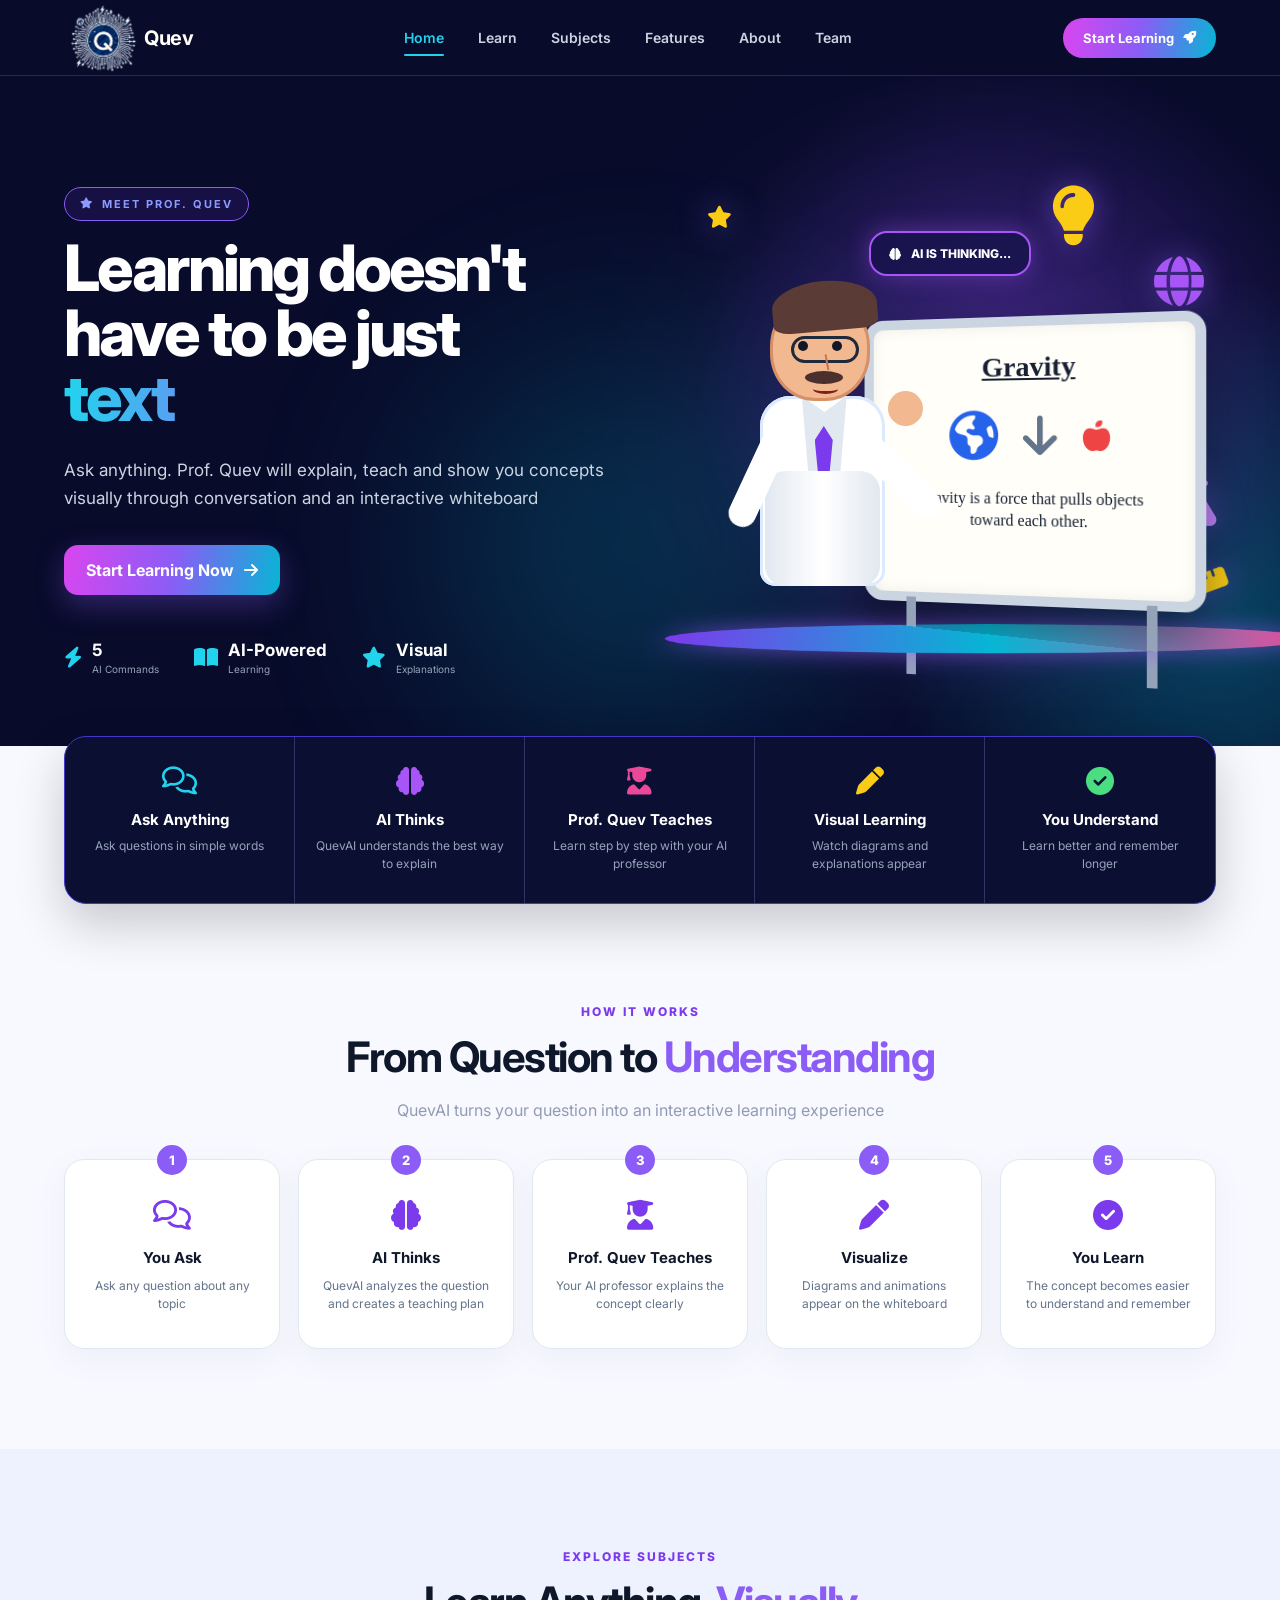
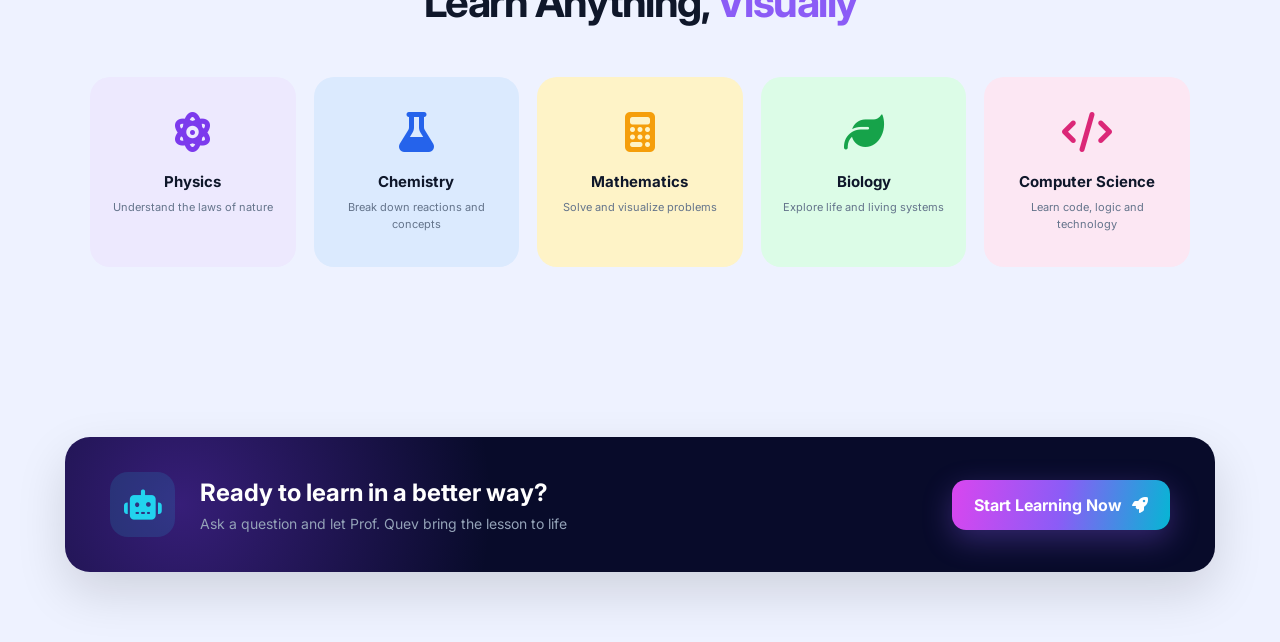
<file: index.html>
<!DOCTYPE html>
<html lang="en">

<head>
    <meta charset="UTF-8">
    <meta name="viewport" content="width=device-width, initial-scale=1.0">
    <title>Document</title>
    <link rel="stylesheet" href="/statics/style.css">
    <link rel="stylesheet" href="https://cdnjs.cloudflare.com/ajax/libs/font-awesome/6.5.2/css/all.min.css">
    <link rel="preconnect" href="https://fonts.googleapis.com">
    <link rel="preconnect" href="https://fonts.gstatic.com" crossorigin>
    <link rel="stylesheet" href="https://fonts.googleapis.com/css2?family=Inter:wght@400;500;600;700;800&display=swap">
    <link rel="stylesheet" href="https://cdnjs.cloudflare.com/ajax/libs/font-awesome/6.5.2/css/all.min.css">
</head>

<body>
    <header class="navbar">
        <div class="logo">
            <div class="logo-icon">
            <img src="/statics/img/logoo.png" alt="logo">
            </div>

            <div class="logo-text">
                <span>Quev</span>
            </div>
        </div>

        <nav class="nav-links">
            <a href="/" class="active">Home</a>
            <a href="#learn">Learn</a>
            <a href="#subjects">Subjects</a>
            <a href="#features">Features</a>
            <a href="about.html">About</a>
            <a href="team.html">Team</a>
        </nav>

        <a href="/Quev-tutor/" class="nav-button">
            Start Learning
            <i class="fa-solid fa-rocket"></i>
        </a>
    </header>

    <main>
        <section class="hero">
            <div class="glow glow-purple"></div>
            <div class="glow glow-cyan"></div>

            <div class="hero-content">
                <div class="eyebrow">
                    <i class="fa-solid fa-star"></i>
                    Meet Prof. Quev
                </div>

                <h1>
                    Learning doesn't
                    have to be just
                    <span>text</span>
                </h1>

                <p class="hero-description">
                    Ask anything. Prof. Quev will explain,
                    teach and show you concepts visually
                    through conversation and an interactive
                    whiteboard
                </p>


                <div class="hero-buttons">
                    <a href="/Quev-tutor/" class="primary-button">
                        Start Learning Now
                        <i class="fa-solid fa-arrow-right"></i>
                    </a>

                </div>


                <div class="hero-stats">

                    <div class="stat">
                        <i class="fa-solid fa-bolt"></i>
                        <div>
                            <strong>5</strong>
                            <small>AI Commands</small>
                        </div>
                    </div>


                    <div class="stat">
                        <i class="fa-solid fa-book-open"></i>
                        <div>
                            <strong>AI-Powered</strong>
                            <small>Learning</small>
                        </div>
                    </div>

                    <div class="stat">
                        <i class="fa-solid fa-star"></i>
                        <div>
                            <strong>Visual</strong>
                            <small>Explanations</small>
                        </div>
                    </div>

                </div>

            </div>


            <div class="hero-scene" id="heroScene">

                <div class="floating-object object-star">
                    <i class="fa-solid fa-star"></i>
                </div>

                <div class="floating-object object-light">
                    <i class="fa-solid fa-lightbulb"></i>
                </div>

                <div class="floating-object object-planet">
                    <i class="fa-solid fa-globe"></i>
                </div>

                <div class="floating-object object-flask">
                    <i class="fa-solid fa-flask"></i>
                </div>

                <div class="floating-object object-ruler">
                    <i class="fa-solid fa-ruler"></i>
                </div>


                <div class="thinking-bubble">

                    <i class="fa-solid fa-brain"></i>

                    <span id="thinkingText">
                        AI IS THINKING...
                    </span>

                </div>


                <div class="professor">
                    <div class="prof-head">
                        <div class="hair"></div>
                        <div class="face">
                            <div class="eye left-eye"></div>
                            <div class="eye right-eye"></div>
                            <div class="glasses"></div>
                            <div class="nose"></div>
                            <div class="mustache"></div>
                            <div class="smile"></div>
                        </div>
                    </div>


                    <div class="prof-body">
                        <div class="shirt"></div>
                        <div class="tie"></div>
                        <div class="coat"></div>
                    </div>


                    <div class="prof-arm arm-left"></div>
                    <div class="prof-arm arm-right"></div>
                    <div class="prof-hand"></div>

                </div>


                <div class="whiteboard">
                    <div class="board-top"></div>
                    <h2>Gravity</h2>
                    <div class="gravity-demo">
                        <div class="earth">
                            <i class="fa-solid fa-earth-americas"></i>
                        </div>
                        <div class="arrow-down">
                           <i class="fa-solid fa-arrow-down"></i>
                        </div>

                        <div class="apple">
                            <i class="fa-solid fa-apple-whole"></i>
                        </div>
                    </div>

                    <p>
                        Gravity is a force that
                        pulls objects toward
                        each other.
                    </p>

                    <div class="board-leg left-leg"></div>
                    <div class="board-leg right-leg"></div>

                </div>


                <div class="platform"></div>

            </div>
        </section>


        <section class="features-strip" id="features">
            <div class="feature">
                <i class="fa-regular fa-comments"></i>
                <h3>Ask Anything</h3>

                <p>Ask questions in simple words</p>

            </div>


            <div class="feature">
                <i class="fa-solid fa-brain"></i>
                <h3>AI Thinks</h3>

                <p>
                    QuevAI understands the best way
                    to explain
                </p>
            </div>


            <div class="feature">
                <i class="fa-solid fa-user-graduate"></i>
                <h3>Prof. Quev Teaches</h3>
                <p>
                    Learn step by step with your AI professor
                </p>
            </div>


            <div class="feature">
                <i class="fa-solid fa-pen"></i>
                <h3>Visual Learning</h3>

                <p>
                    Watch diagrams and explanations appear
                </p>
            </div>


            <div class="feature">
                <i class="fa-solid fa-circle-check"></i>
                <h3>You Understand</h3>

                <p>
                    Learn better and remember longer
                </p>

            </div>
        </section>


        <section class="how-section" id="learn">
            <div class="section-label">
                HOW IT WORKS
            </div>

            <h2>
                From Question to
                <span>Understanding</span>
            </h2>

            <p class="section-description">
                QuevAI turns your question into an interactive
                learning experience
            </p>


            <div class="steps">
                <div class="step">
                    <div class="step-number">1</div>
                    <i class="fa-regular fa-comments"></i>
                    <h3>You Ask</h3>

                    <p>
                        Ask any question about any topic
                    </p>

                </div>

                <div class="step">
                    <div class="step-number">2</div>
                    <i class="fa-solid fa-brain"></i>

                    <h3>AI Thinks</h3>

                    <p>
                        QuevAI analyzes the question
                        and creates a teaching plan
                    </p>

                </div>

                <div class="step">
                    <div class="step-number">3</div>
                    <i class="fa-solid fa-user-graduate"></i>

                    <h3>Prof. Quev Teaches</h3>

                    <p>
                        Your AI professor explains
                        the concept clearly
                    </p>

                </div>


                <div class="step">
                    <div class="step-number">4</div>
                    <i class="fa-solid fa-pen"></i>

                    <h3>Visualize</h3>
                    <p>
                        Diagrams and animations appear
                        on the whiteboard
                    </p>
                </div>


                <div class="step">
                    <div class="step-number">5</div>
                    <i class="fa-solid fa-circle-check"></i>

                    <h3>You Learn</h3>

                    <p>
                        The concept becomes easier
                        to understand and remember
                    </p>

                </div>
            </div>
        </section>


        <section class="subjects-section" id="subjects">

            <div class="section-label">
                EXPLORE SUBJECTS
            </div>

            <h2>
                Learn Anything,
                <span>Visually</span>
            </h2>


            <div class="subject-grid">

                <div class="subject-card physics">
                    <i class="fa-solid fa-atom"></i>
                    <h3>Physics</h3>
                    <p>Understand the laws of nature</p>
                </div>

                <div class="subject-card chemistry">
                    <i class="fa-solid fa-flask"></i>
                    <h3>Chemistry</h3>
                    <p>Break down reactions and concepts</p>
                </div>

                <div class="subject-card mathematics">
                    <i class="fa-solid fa-calculator"></i>
                    <h3>Mathematics</h3>
                    <p>Solve and visualize problems</p>
                </div>

                <div class="subject-card biology">
                    <i class="fa-solid fa-leaf"></i>
                    <h3>Biology</h3>
                    <p>Explore life and living systems</p>
                </div>

                <div class="subject-card coding">
                    <i class="fa-solid fa-code"></i>
                    <h3>Computer Science</h3>
                    <p>Learn code, logic and technology</p>
                </div>

            </div>
        </section>


        <section class="cta-section">
            <div class="cta-content">

                <div class="cta-icon">
                    <i class="fa-solid fa-robot"></i>
                </div>

                <div>
                    <h2>
                        Ready to learn in a better way?
                    </h2>

                    <p>
                        Ask a question and let Prof. Quev
                        bring the lesson to life
                    </p>
                </div>

                <a href="/Quev-tutor/" class="primary-button">
                    Start Learning Now
                    <i class="fa-solid fa-rocket"></i>
                </a>

            </div>
        </section>
    </main>




    <script src="/statics/main.js"></script>
</body>

</html>
</file>
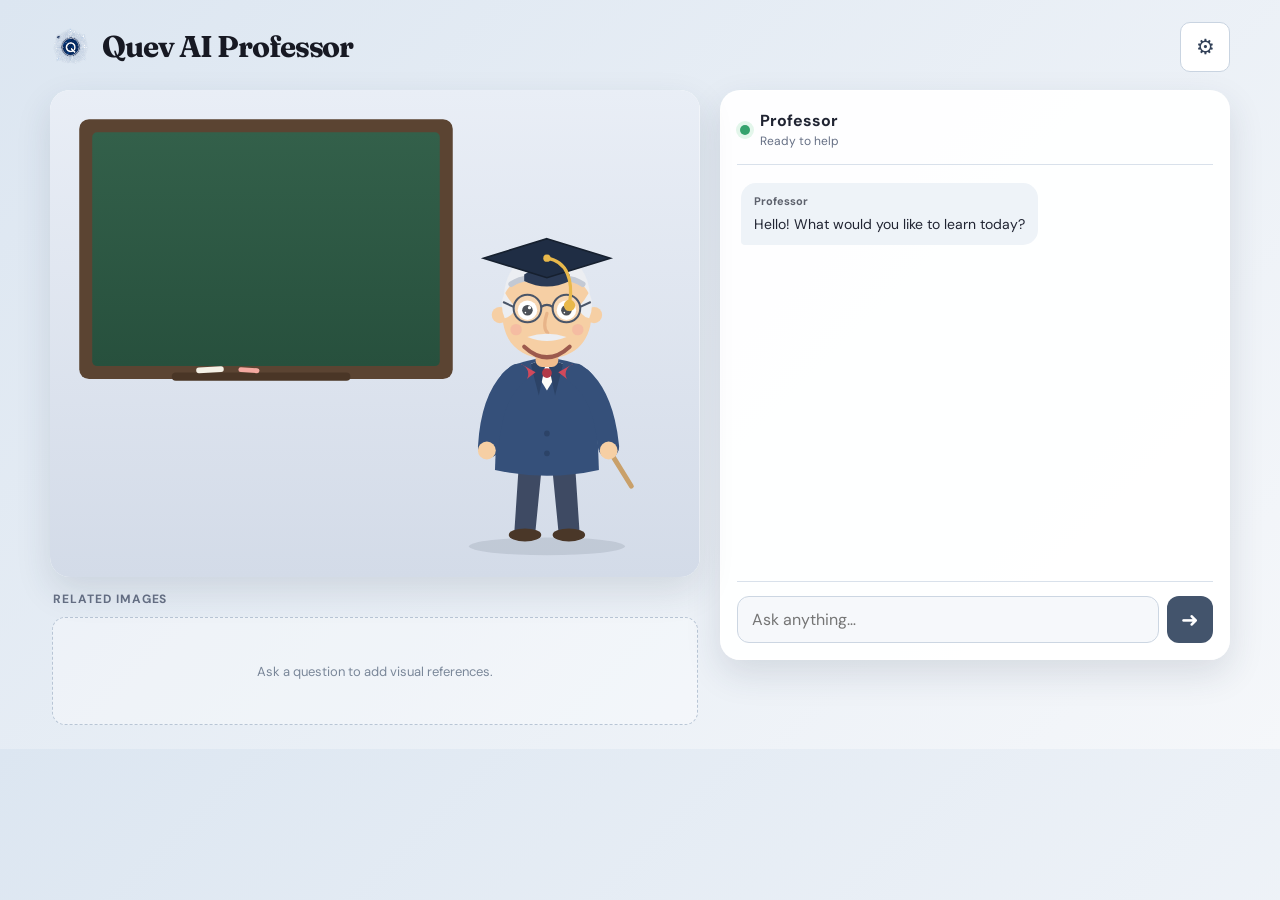
<file: Quev-tutor/index.html>
<!doctype html>
<html lang="en">
<head>
  <meta charset="utf-8">
  <meta name="viewport" content="width=device-width, initial-scale=1">
  <title>Quev AI Professor</title>
  <link rel="preconnect" href="https://fonts.googleapis.com">
  <link rel="preconnect" href="https://fonts.gstatic.com" crossorigin>
  <link href="https://fonts.googleapis.com/css2?family=DM+Sans:wght@400;500;600;700&family=Fraunces:opsz,wght@9..144,700&display=swap" rel="stylesheet">
  <link rel="stylesheet" href="styles.css">
</head>
<body>
  <main class="app-shell">
    <header class="topbar">
      <a class="brand" href="/Quev-tutor/"><img class="brand-logo" src="/statics/img/logoo.png" alt="">Quev AI Professor</a>
      <div class="top-actions">
        <button id="settings-toggle" class="icon-button" type="button" aria-expanded="false" aria-controls="settings" title="AI settings">⚙</button>
      </div>
    </header>

    <section id="settings" class="settings" hidden>
      <label>Provider <select id="provider"><option value="openrouter">OpenRouter</option><option value="featherless">Featherless</option></select></label>
      <label>API key <input id="api-key" type="password" autocomplete="off" placeholder="Optional — demo mode works without one"></label>
      <label>Model <select id="model"><option value="">Automatic</option></select></label>
      <button id="refresh-models" type="button">Refresh models</button>
    </section>

    <section class="workspace" aria-label="AI professor workspace">
      <section class="lesson-side" aria-label="Professor and board">
        <div class="lesson-stage" id="stage-holder" aria-live="polite">
          <div class="stage-loading">Preparing the classroom…</div>
        </div>
        <section class="related-wrap" aria-labelledby="related-title">
          <p id="related-title">Related images</p>
          <div id="related-images" class="related-images"><span class="image-placeholder">Ask a question to add visual references.</span></div>
        </section>
      </section>

      <section class="chat-panel" aria-label="Conversation">
        <div class="chat-head"><span class="status-dot"></span><div><strong>Professor</strong><small id="status">Ready to help</small></div></div>
        <div id="chat-log" class="chat-log" aria-live="polite">
          <article class="message professor"><span>Professor</span><p>Hello! What would you like to learn today?</p></article>
        </div>
        <form id="ask-form" class="ask-form">
          <input id="ask-input" type="text" maxlength="500" placeholder="Ask anything…" aria-label="Ask the professor">
          <button type="submit" aria-label="Send message">➜</button>
        </form>
      </section>
    </section>
  </main>

  <script src="engine.js"></script>
  <script src="ai-director.js"></script>
  <script src="app.js"></script>
</body>
</html>
</file>
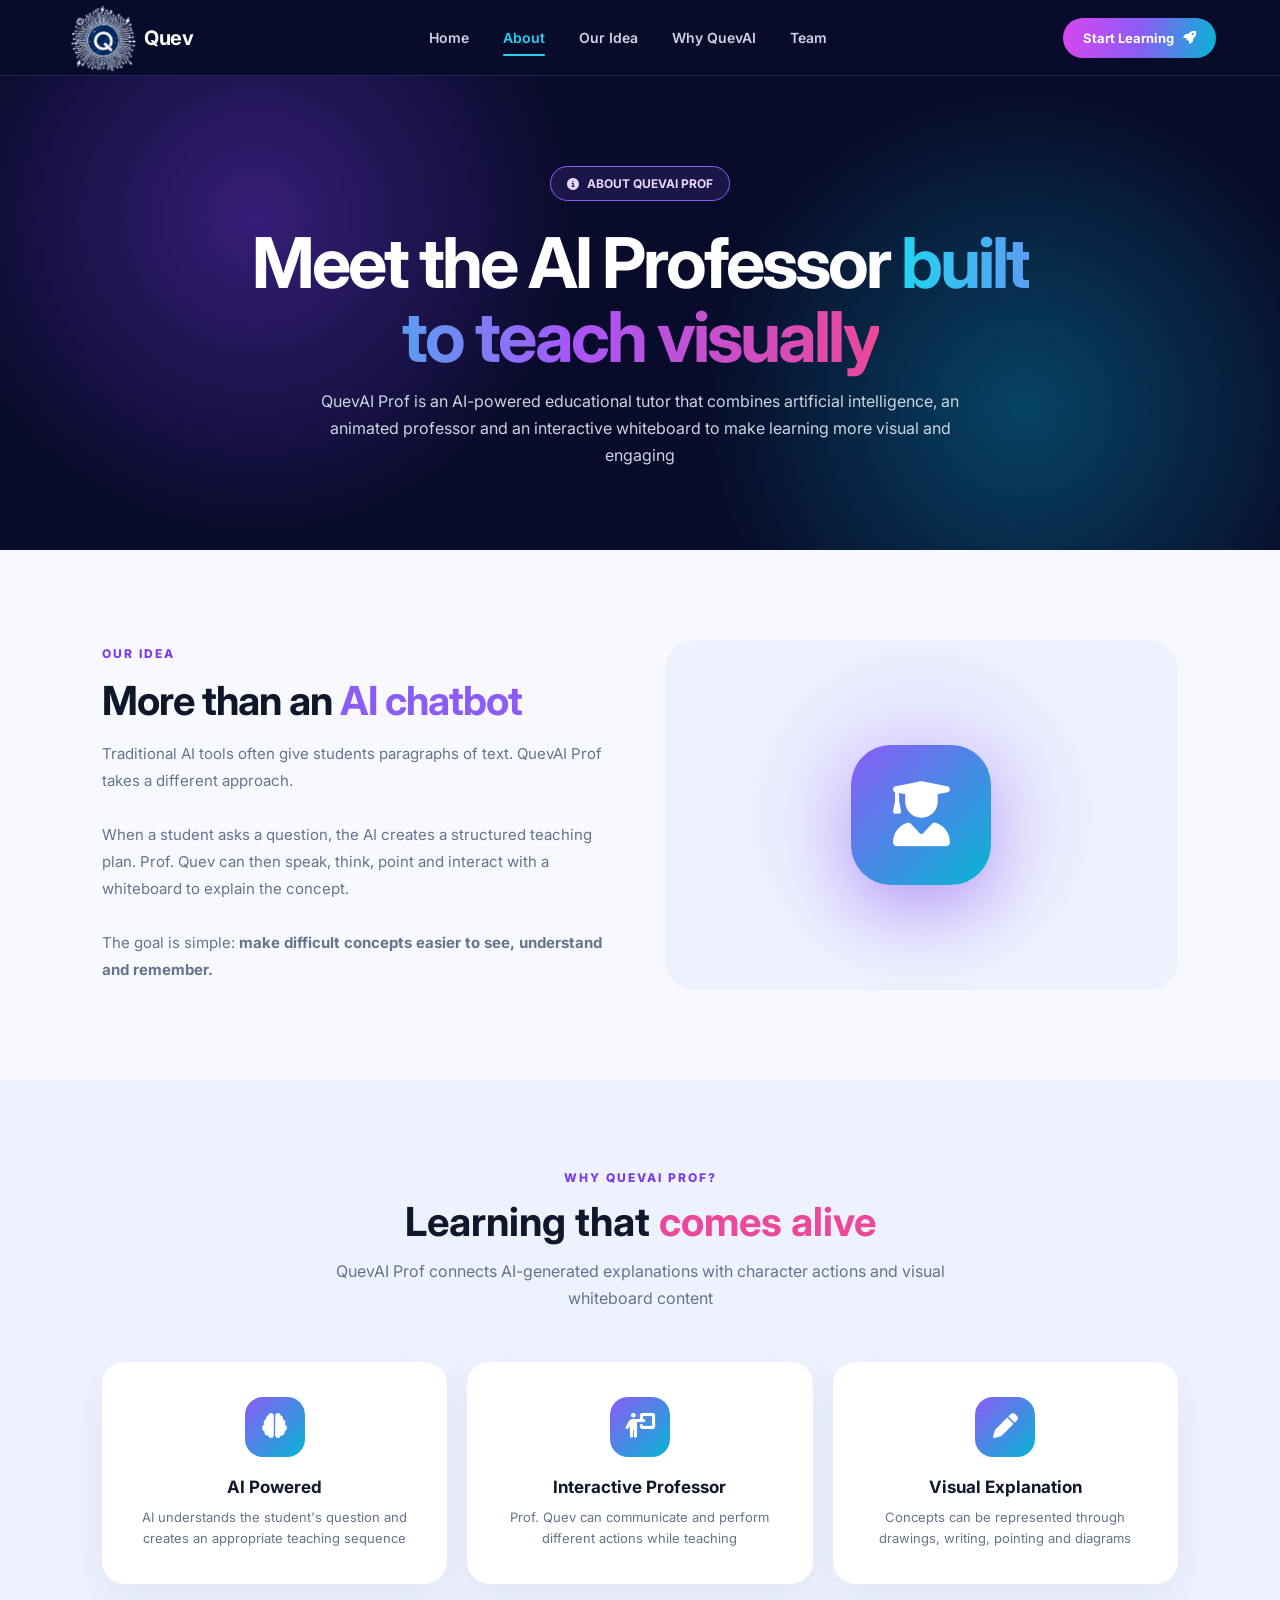
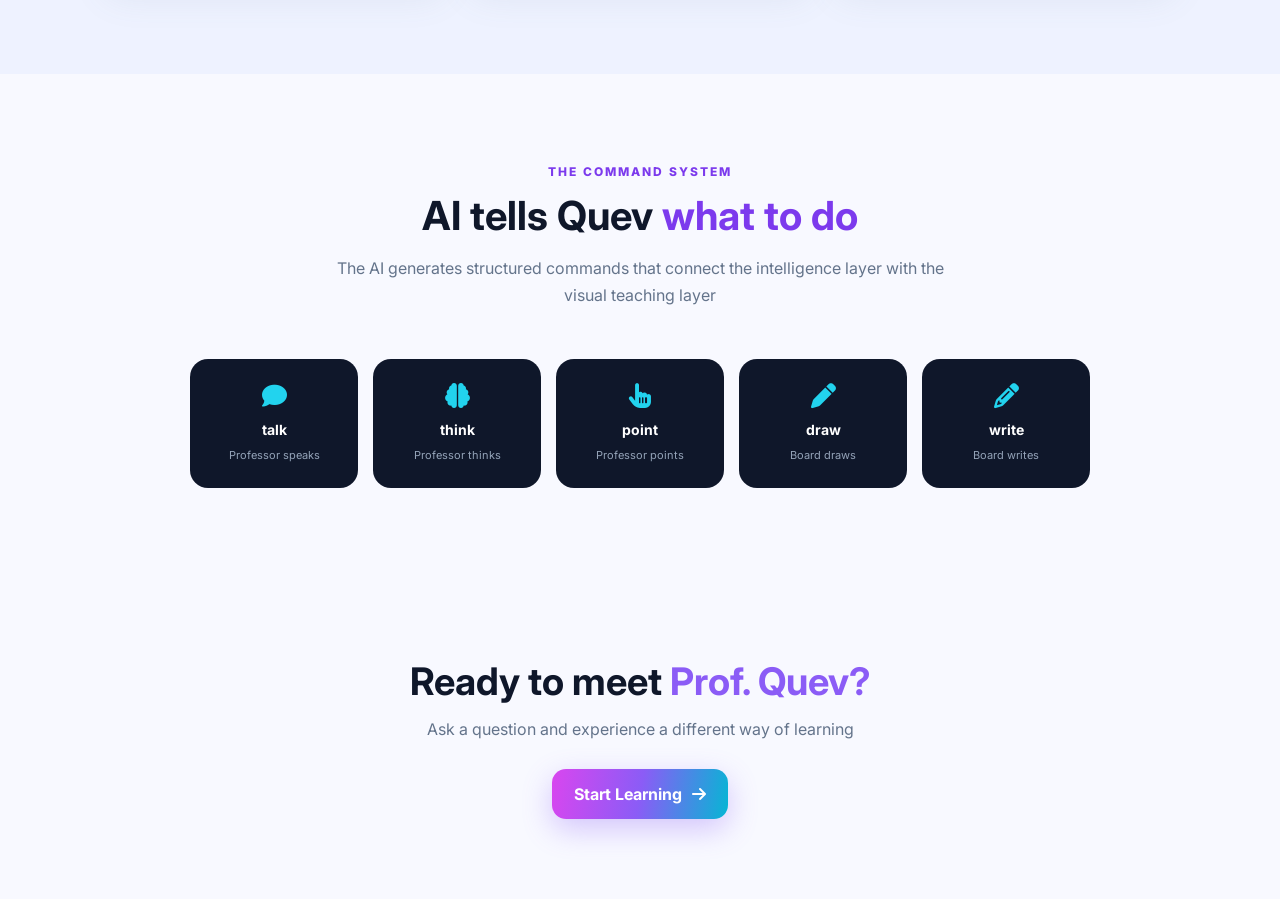
<file: about.html>
<!DOCTYPE html>
<html lang="en">

<head>
    <meta charset="UTF-8">
    <meta name="viewport" content="width=device-width, initial-scale=1.0">
    <title>QuevAI-Prof</title>
    <link rel="preconnect" href="https://fonts.googleapis.com">
    <link rel="preconnect" href="https://fonts.gstatic.com" crossorigin>
    <link rel="stylesheet" href="https://fonts.googleapis.com/css2?family=Inter:wght@400;500;600;700;800&display=swap">
    <link rel="stylesheet" href="https://cdnjs.cloudflare.com/ajax/libs/font-awesome/6.5.2/css/all.min.css">
    <link rel="stylesheet" href="/statics/style.css">

</head>

<body>

    <header class="navbar">
        <div class="logo">
            <div class="logo-icon">
                <img src="/statics/img/logoo.png" alt="logo">
            </div>

            <div class="logo-text">
                <span>Quev</span>
            </div>
        </div>

        <nav class="nav-links">
            <a href="index.html">Home</a>
            <a href="about.html" class="active">About</a>
            <a href="#mission">Our Idea</a>
            <a href="#difference">Why QuevAI</a>
            <a href="team.html">Team</a>
        </nav>

        <a href="/Quev-tutor/" class="nav-button">
            Start Learning
            <i class="fa-solid fa-rocket"></i>
        </a>

    </header>

    <main class="about-page">
        <section class="about-hero">
            <div class="about-badge">
                <i class="fa-solid fa-circle-info"></i>
                ABOUT QUEVAI PROF
            </div>

            <h1>
                Meet the AI Professor
                <span>built to teach visually</span>
            </h1>

            <p>
                QuevAI Prof is an AI-powered educational tutor that
                combines artificial intelligence, an animated professor
                and an interactive whiteboard to make learning more
                visual and engaging
            </p>

        </section>

        <section id="mission" class="mission">
            <div class="mission-container">
                <div>
                    <div class="section-tag">
                        OUR IDEA
                    </div>

                    <h2>
                        More than an
                        <span>AI chatbot</span>
                    </h2>

                    <p class="mission-text">
                        Traditional AI tools often give students
                        paragraphs of text. QuevAI Prof takes a
                        different approach.
                        <br><br>

                        When a student asks a question, the AI creates
                        a structured teaching plan. Prof. Quev can then
                        speak, think, point and interact with a
                        whiteboard to explain the concept.
                        <br><br>

                        The goal is simple:
                        <strong>make difficult concepts easier to see,
                            understand and remember.</strong>
                    </p>
                </div>

                <div class="mission-visual">
                    <div class="mission-icon">
                        <i class="fa-solid fa-user-graduate"></i>
                    </div>
                </div>
            </div>
        </section>


        <section id="difference" class="difference">

            <div class="section-tag">
                WHY QUEVAI PROF?
            </div>

            <h2>
                Learning that
                <span>comes alive</span>
            </h2>

            <p class="difference-description">
                QuevAI Prof connects AI-generated explanations with
                character actions and visual whiteboard content
            </p>


            <div class="difference-grid">

                <div class="difference-card">

                    <i class="fa-solid fa-brain"></i>

                    <h3>AI Powered</h3>

                    <p>
                        AI understands the student's question and
                        creates an appropriate teaching sequence
                    </p>

                </div>


                <div class="difference-card">

                    <i class="fa-solid fa-person-chalkboard"></i>

                    <h3>Interactive Professor</h3>

                    <p>
                        Prof. Quev can communicate and perform
                        different actions while teaching
                    </p>

                </div>


                <div class="difference-card">

                    <i class="fa-solid fa-pen"></i>

                    <h3>Visual Explanation</h3>

                    <p>
                        Concepts can be represented through
                        drawings, writing, pointing and diagrams
                    </p>

                </div>

            </div>

        </section>


        <section class="commands">
            <div class="section-tag">
                THE COMMAND SYSTEM
            </div>

            <h2>
                AI tells Quev
                <span>what to do</span>
            </h2>

            <p class="commands-description">
                The AI generates structured commands that connect
                the intelligence layer with the visual teaching layer
            </p>

            <div class="command-list">
                <div class="command">
                    <i class="fa-solid fa-comment"></i>
                    <strong>talk</strong>
                    <small>Professor speaks</small>
                </div>

                <div class="command">
                    <i class="fa-solid fa-brain"></i>
                    <strong>think</strong>
                    <small>Professor thinks</small>
                </div>

                <div class="command">
                    <i class="fa-solid fa-hand-pointer"></i>
                    <strong>point</strong>
                    <small>Professor points</small>
                </div>

                <div class="command">
                    <i class="fa-solid fa-pen"></i>
                    <strong>draw</strong>
                    <small>Board draws</small>
                </div>

                <div class="command">
                    <i class="fa-solid fa-pencil"></i>
                    <strong>write</strong>
                    <small>Board writes</small>
                </div>
            </div>
        </section>

        <section class="about-cta">
            <h2>
                Ready to meet
                <span>Prof. Quev?</span>
            </h2>

            <p>
                Ask a question and experience a different
                way of learning
            </p>

            <a href="/Quev-tutor/" class="primary-button">
                Start Learning
                <i class="fa-solid fa-arrow-right"></i>
            </a>
        </section>
    </main>

</body>

</html>
</file>
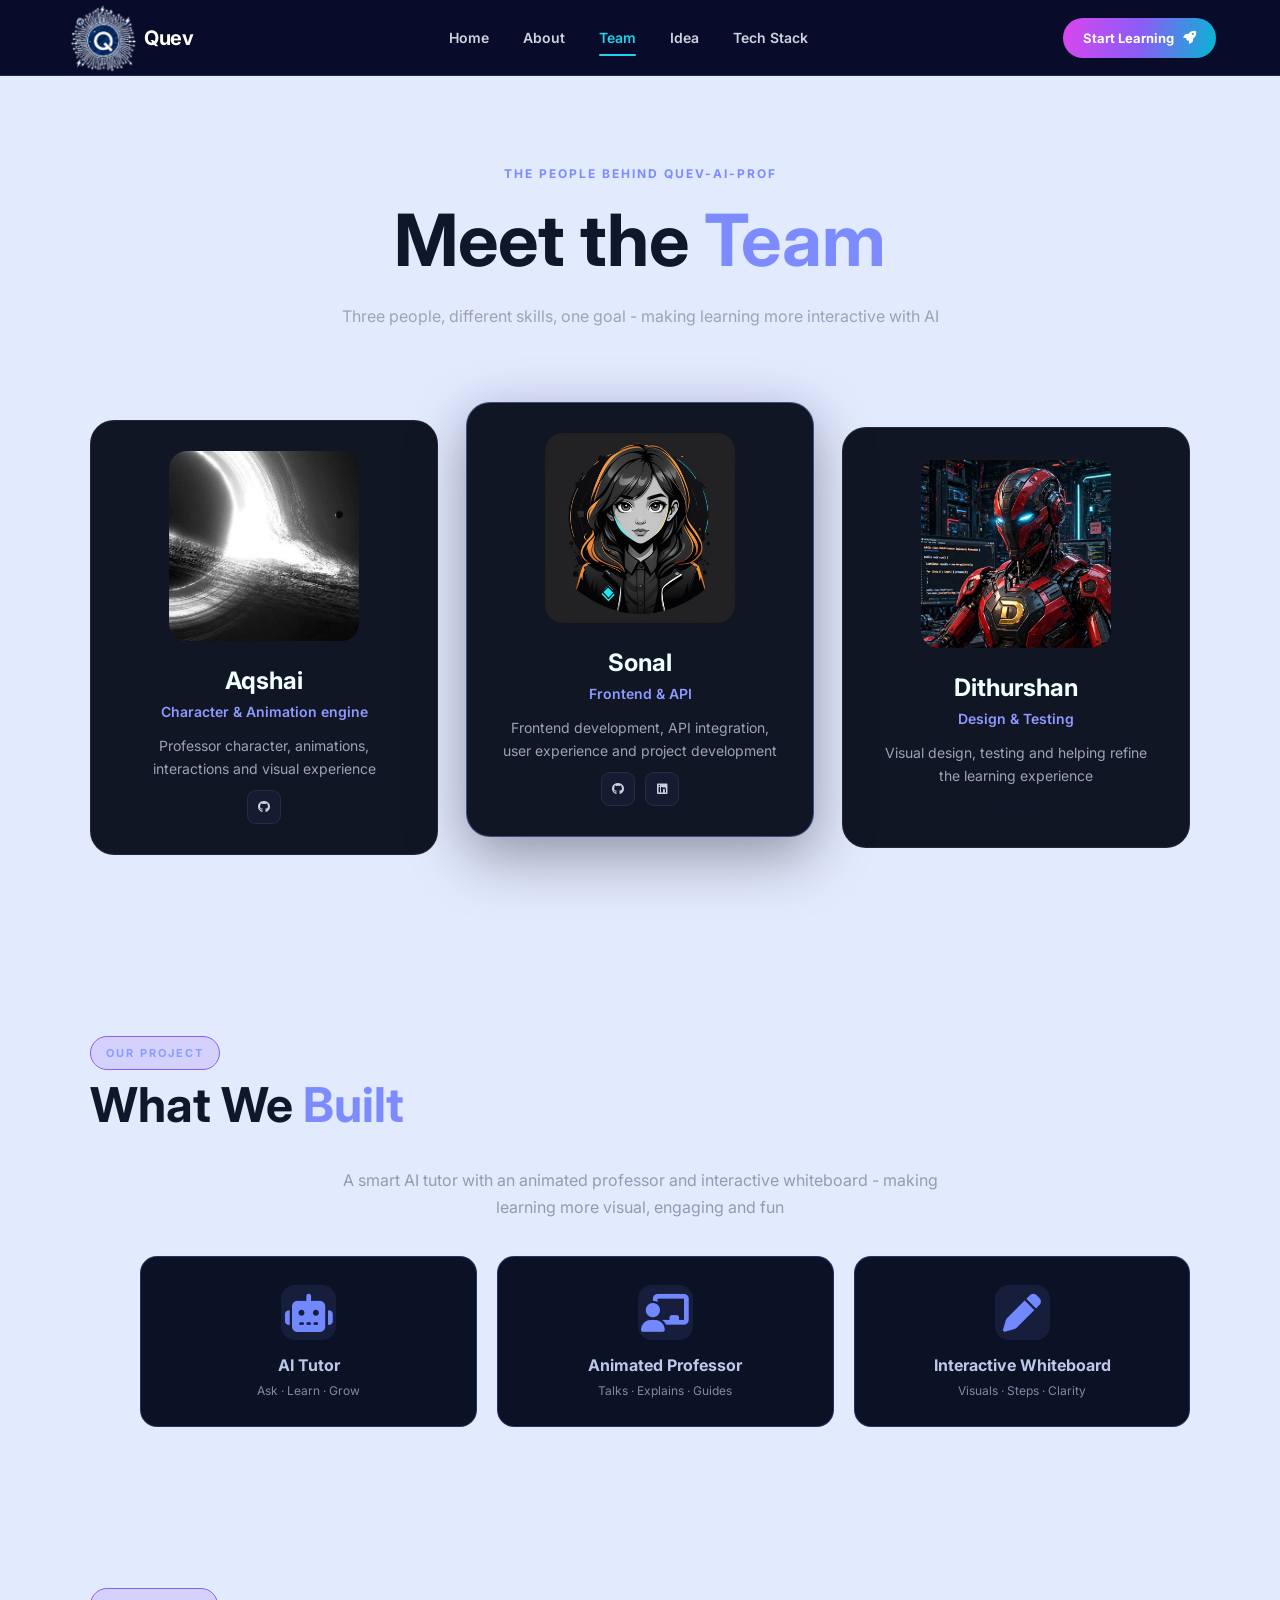
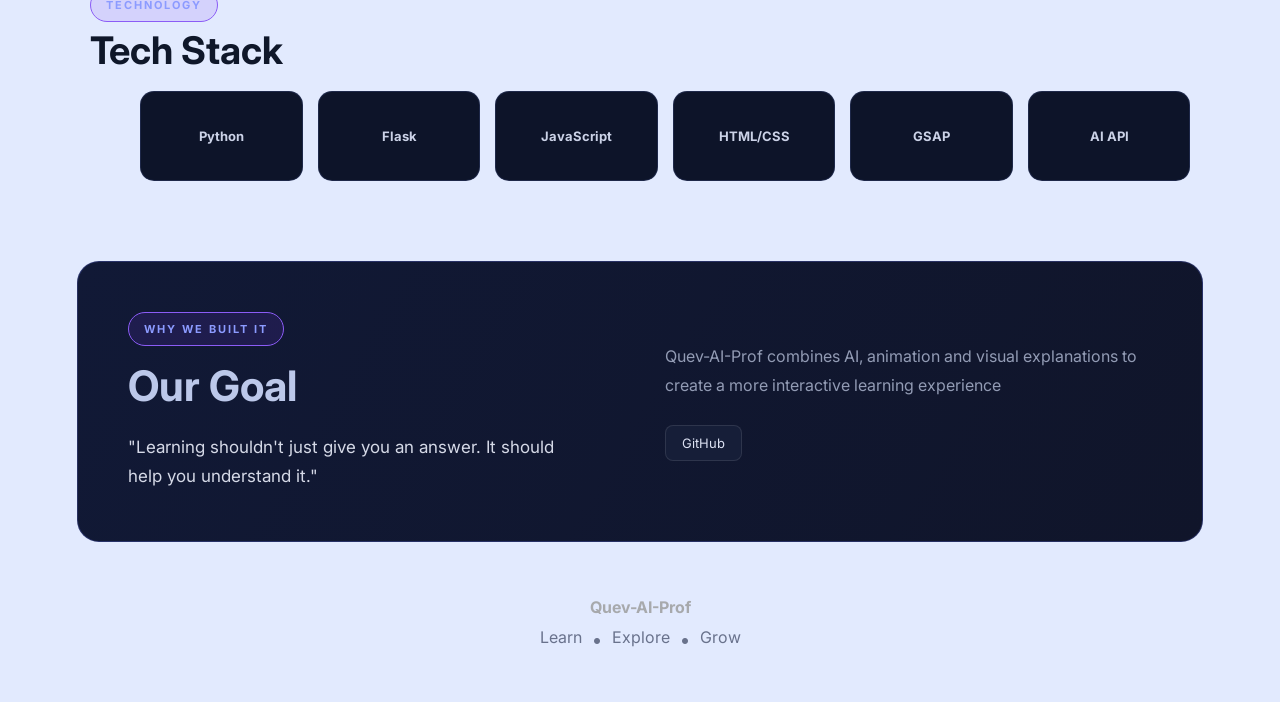
<file: team.html>
<!DOCTYPE html>
<html lang="en">

<head>
    <meta charset="UTF-8">
    <meta name="viewport" content="width=device-width, initial-scale=1.0">
    <title>QuevAI-Prof</title>
    <link rel="preconnect" href="https://fonts.googleapis.com">
    <link rel="preconnect" href="https://fonts.gstatic.com" crossorigin>
    <link rel="stylesheet" href="https://fonts.googleapis.com/css2?family=Inter:wght@400;500;600;700;800&display=swap">
    <link rel="stylesheet" href="https://cdnjs.cloudflare.com/ajax/libs/font-awesome/6.5.2/css/all.min.css">
    <link rel="stylesheet" href="/statics/style.css">

</head>

<body class="team-page">

    <header class="navbar">
        <div class="logo">
            <div class="logo-icon">
                <img src="/statics/img/logoo.png" alt="logo">
            </div>

            <div class="logo-text">
                <span>Quev</span>
            </div>
        </div>

        <nav class="nav-links">
            <a href="index.html">Home</a>
            <a href="about.html">About</a>
            <a href="#team" class="active">Team</a>
            <a href="#built-section">Idea</a>
            <a href="#tech-section">Tech Stack</a>
        </nav>

        <a href="/Quev-tutor/" class="nav-button">
            Start Learning
            <i class="fa-solid fa-rocket"></i>
        </a>
    </header>


    <section class="team-hero">
        <p class="small-title">THE PEOPLE BEHIND QUEV-AI-PROF</p>
        <h1>Meet the <span>Team</span></h1>

        <p class="hero-text">
            Three people, different skills, one goal -
            making learning more interactive with AI
        </p>
    </section>


    <section class="team-section">
        <div class="team-grid">
            <div class="member-card">
                <div class="avatar">
                    <img src="/statics/img/233416586.jpg" alt="Aqshai">
                </div>

                <h2>Aqshai</h2>

                <p class="role">Character & Animation engine</p>

                <p class="description">
                    Professor character, animations, interactions
                    and visual experience
                </p>

                <div class="socials">
                    <a href="https://github.com/DEV-Aqshai" aria-label="GitHub">
                        <i class="fab fa-github"></i>
                    </a>
                </div>
            </div>


            <div class="member-card main-member">
                <div class="avatar">
                    <img src="/statics/img/Modern Digital Agent Character Design.jpg" alt="Sonal">
                </div>

                <h2>Sonal</h2>

                <p class="role">Frontend & API</p>

                <p class="description">
                    Frontend development, API integration,
                    user experience and project development
                </p>

                <div class="socials">
                    <a href="https://github.com/devsonal" aria-label="GitHub">
                        <i class="fab fa-github"></i>
                    </a>

                    <a href="https://www.linkedin.com/in/devsonal" aria-label="LinkedIn">
                        <i class="fab fa-linkedin"></i>
                    </a>
                </div>
            </div>


            <div class="member-card">
                <div class="avatar">
                    <img src="/statics/img/Screenshot (107).png" alt="Dithurshan">
                </div>

                <h2>Dithurshan</h2>

                <p class="role">Design & Testing</p>

                <p class="description">
                    Visual design, testing and helping refine
                    the learning experience
                </p>

                <div class="socials">
                    <p>#</p>
                    <p>#</p>
                </div>
            </div>
        </div>
    </section>


    <section id="built-section" class="built-section">
        <div class="section-heading">
            <div>
                <p class="eyebrow">OUR PROJECT</p>

                <h2>
                    What We <span>Built</span>
                </h2>
            </div>
        </div>

        <p class="section-description">
            A smart AI tutor with an animated professor
            and interactive whiteboard - making learning
            more visual, engaging and fun
        </p>

        <div class="feature-grid">
            <div class="feature-card">
                <div class="feature-icon"><i class="fa-solid fa-robot"></i></div>
                <h3>AI Tutor</h3>
                <p>Ask · Learn · Grow</p>
            </div>

            <div class="feature-card">
                <div class="feature-icon"><i class="fa-solid fa-chalkboard-user"></i></div>
                <h3>Animated Professor</h3>
                <p>Talks · Explains · Guides</p>

            </div>

            <div class="feature-card">
                <div class="feature-icon"><i class="fa-solid fa-pen"></i></div>
                <h3>Interactive Whiteboard</h3>
                <p>Visuals · Steps · Clarity</p>
            </div>
        </div>
    </section>


    <section id="tech-section" class="tech-section">
        <div class="section-heading">
            <div>
                <p class="eyebrow">TECHNOLOGY</p>

                <h2>
                    Tech <span>Stack</span>
                </h2>
            </div>
        </div>

        <div class="tech-grid">
            <div class="tech-card">
                <strong>Python</strong>
            </div>

            <div class="tech-card">
                <strong>Flask</strong>
            </div>

            <div class="tech-card">
                <strong>JavaScript</strong>
            </div>

            <div class="tech-card">
                <strong>HTML/CSS</strong>
            </div>

            <div class="tech-card">
                <strong>GSAP</strong>
            </div>

            <div class="tech-card">
                <strong>AI API</strong>
            </div>

        </div>
    </section>


    <section class="goal-section">
        <div class="goal-content">
            <p class="eyebrow">WHY WE BUILT IT</p>

            <h2>
                Our <span>Goal</span>
            </h2>

            <blockquote>
                "Learning shouldn't just give you an answer.
                It should help you understand it."
            </blockquote>
        </div>

        <div class="goal-text">
            <p>
                Quev-AI-Prof combines AI, animation and
                visual explanations to create a more
                interactive learning experience
            </p>

            <div class="goal-links">
                <a href="https://github.com/devsonal/Quev-AI-Professor" aria-label="GitHub">
                    GitHub
                </a>
            </div>
        </div>
    </section>


    <footer>
        <div class="footer-logo">
            Quev-AI-Prof
        </div>

        <p>
            Learn &nbsp; <i class="fa-solid fa-circle"></i> &nbsp; Explore &nbsp; <i class="fa-solid fa-circle"></i> &nbsp; Grow
        </p>
    </footer>


</body>

</html>
</file>
<file: statics/style.css>
* {
    margin: 0;
    padding: 0;
    box-sizing: border-box;
}

html {
    scroll-behavior: smooth;
}

body {
    font-family: "Inter", sans-serif;
    background: #f8f9ff;
    color: #0f172a;
}

.navbar {
    height: 76px;
    padding: 0 5%;
    display: flex;
    align-items: center;
    justify-content: space-between;
    background: #080b2a;
    border-bottom: 1px solid #25295a;
    position: sticky;
    top: 0;
    z-index: 1000;
}

.logo {
    display: flex;
    align-items: center;
}

.logo-icon img {
    width: 80px;
    margin-top: 10px;
}

.logo-text {
    margin-left: 0;
    font-size: 20px;
    font-weight: 700;
    letter-spacing: -0.5px;
    color: #fffef8;
}


.nav-links {
    display: flex;
    align-items: center;
    gap: 34px;
}

.nav-links a {
    position: relative;
    color: #cbd5e1;
    text-decoration: none;
    font-size: 14px;
    font-weight: 600;
    transition: 0.3s;
}

.nav-links a:hover,
.nav-links a.active {
    color: #22d3ee;
}

.nav-links a.active::after {
    content: "";
    position: absolute;
    left: 0;
    right: 0;
    bottom: -10px;
    height: 2px;
    background: #22d3ee;
    border-radius: 10px;
}

.nav-button {
    display: flex;
    align-items: center;
    gap: 9px;
    padding: 12px 20px;
    border-radius: 30px;
    color: white;
    text-decoration: none;
    font-size: 13px;
    font-weight: 700;
    background: linear-gradient(100deg, #d946ef, #8b5cf6, #06b6d4);
    transition: 0.3s;
}

.nav-button:hover {
    transform: translateY(-2px);
    box-shadow: 0 8px 25px #8b5cf666;
}

.hero {
    min-height: 650px;
    padding: 80px 5% 40px;
    display: flex;
    align-items: center;
    position: relative;
    overflow: hidden;
    color: white;
    background: radial-gradient(circle at 80% 45%, #7c3aed55, transparent 30%),
        radial-gradient(circle at 95% 80%, #06b6d455, transparent 25%), #080b2a;
}

.hero-content {
    width: 48%;
    position: relative;
    z-index: 5;
}

.eyebrow {
    width: fit-content;
    display: flex;
    align-items: center;
    gap: 8px;
    padding: 9px 15px;
    margin-bottom: 25px;
    border: 1px solid #8b5cf6;
    border-radius: 30px;
    color: #e9d5ff;
    background: #7c3aed22;
    font-size: 12px;
    font-weight: 700;
    text-transform: uppercase;
}

.hero h1 {
    max-width: 650px;
    font-size: clamp(48px, 5vw, 72px);
    line-height: 1.02;
    letter-spacing: -3px;
    font-weight: 800;
}

.hero h1 span {
    display: block;
    background: linear-gradient(90deg, #22d3ee, #a855f7, #ec4899);
    background-clip: text;
    color: transparent;
}

.hero-description {
    max-width: 540px;
    margin-top: 25px;
    color: #cbd5e1;
    font-size: 17px;
    line-height: 1.7;
}

.hero-buttons {
    display: flex;
    align-items: center;
    gap: 25px;
    margin-top: 32px;
}

.primary-button {
    display: inline-flex;
    align-items: center;
    gap: 10px;
    padding: 15px 22px;
    border-radius: 14px;
    color: white;
    text-decoration: none;
    font-weight: 700;
    background: linear-gradient(100deg, #d946ef, #8b5cf6, #06b6d4);
    box-shadow: 0 10px 30px #8b5cf655;
    transition: 0.3s;
}

.primary-button:hover {
    transform: translateY(-4px);
    box-shadow: 0 15px 40px #8b5cf677;
}

.hero-stats {
    display: flex;
    gap: 35px;
    margin-top: 45px;
}

.stat {
    display: flex;
    align-items: center;
    gap: 10px;
}

.stat>i {
    color: #22d3ee;
    font-size: 21px;
}

.stat strong {
    display: block;
    font-size: 17px;
}

.stat small {
    display: block;
    margin-top: 3px;
    color: #94a3b8;
    font-size: 10px;
}

.hero-scene {
    width: 52%;
    height: 550px;
    position: relative;
    perspective: 1200px;
    transform-style: preserve-3d;
    transition: transform 0.15s ease-out;
}

.professor {
    position: absolute;
    left: 18%;
    bottom: 85px;
    width: 190px;
    height: 350px;
    z-index: 5;
    transform-style: preserve-3d;
    animation: professorFloat 4s ease-in-out infinite;
}

@keyframes professorFloat {

    0%,
    100% {
        transform: translateY(0) rotateY(-3deg);
    }

    50% {
        transform: translateY(-15px) rotateY(3deg);
    }

}

.prof-head {
    position: absolute;
    top: 10px;
    left: 45px;
    width: 110px;
    height: 120px;
    z-index: 4;
}

.face {
    width: 100px;
    height: 105px;
    position: absolute;
    top: 15px;
    border-radius: 48% 48% 45% 45%;
    background: #f2b88f;
    border: 3px solid #d78f68;
}

.hair {
    width: 105px;
    height: 50px;
    position: absolute;
    top: 0;
    left: 2px;
    z-index: 3;
    border-radius: 60% 60% 20% 20%;
    background: #5b3b35;
    transform: rotate(-5deg);
}

.eye {
    width: 10px;
    height: 10px;
    position: absolute;
    top: 42px;
    border-radius: 50%;
    background: #111827;
}

.left-eye {
    left: 25px;
}

.right-eye {
    right: 25px;
}

.glasses {
    position: absolute;
    top: 37px;
    left: 18px;
    width: 68px;
    height: 27px;
    border: 3px solid #1e293b;
    border-radius: 15px;
}

.nose {
    position: absolute;
    left: 45px;
    top: 56px;
    width: 10px;
    height: 16px;
    border-right: 2px solid #c07858;
    transform: rotate(-10deg);
}

.mustache {
    position: absolute;
    left: 32px;
    top: 72px;
    width: 38px;
    height: 13px;
    border-radius: 50%;
    background: #4b302d;
}

.smile {
    position: absolute;
    left: 40px;
    top: 85px;
    width: 25px;
    height: 10px;
    border-bottom: 3px solid #7f1d1d;
    border-radius: 50%;
}

.prof-body {
    position: absolute;
    left: 35px;
    top: 125px;
    width: 125px;
    height: 190px;
    border-radius: 30px 30px 15px 15px;
    background: white;
    box-shadow: inset 0 0 0 3px #dbeafe;
}

.shirt {
    position: absolute;
    left: 42px;
    top: 0;
    width: 45px;
    height: 80px;
    background: #e2e8f0;
    clip-path: polygon(0 0, 50% 20%, 100% 0, 85% 100%, 15% 100%);
}

.tie {
    position: absolute;
    top: 30px;
    left: 55px;
    width: 18px;
    height: 70px;
    background: #7c3aed;
    clip-path: polygon(50% 0, 100% 20%, 70% 100%, 50% 85%, 30% 100%, 0 20%);
}

.coat {
    position: absolute;
    left: 5px;
    right: 5px;
    bottom: 0;
    height: 115px;
    border-radius: 20px;
    background: linear-gradient(90deg, #e2e8f0, #ffffff, #e2e8f0);
}

.prof-arm {
    position: absolute;
    width: 28px;
    height: 115px;
    border-radius: 20px;
    background: white;
    z-index: 2;
}

.arm-left {
    left: 22px;
    top: 145px;
    transform: rotate(25deg);
}

.arm-right {
    right: 5px;
    top: 145px;
    transform: rotate(-45deg);
}

.prof-hand {
    position: absolute;
    right: -8px;
    top: 120px;
    width: 35px;
    height: 35px;
    border-radius: 50%;
    background: #f2b88f;
    z-index: 3;
}

.whiteboard {
    position: absolute;
    right: 3%;
    bottom: 100px;
    width: 340px;
    height: 290px;
    z-index: 3;
    padding: 25px;
    border: 10px solid #cbd5e1;
    border-radius: 20px;
    background: #fffef8;
    color: #172033;
    box-shadow: 0 25px 50px #00000066, inset 0 0 15px #00000012;
    transform: perspective(1000px) rotateY(-8deg);
    transition: transform 0.4s ease;
}

.whiteboard:hover {
    transform: perspective(1000px) rotateY(0deg) translateZ(30px);
}

.whiteboard h2 {
    text-align: center;
    font-family: cursive;
    font-size: 28px;
    text-decoration: underline;
}

.gravity-demo {
    height: 105px;
    display: flex;
    align-items: center;
    justify-content: center;
    gap: 25px;
}

.earth {
    font-size: 50px;
    color: #2563eb;
}

.arrow-down {
    font-size: 45px;
    color: #64748b;
}

.apple {
    color: #ef4444;
    font-size: 30px;
}

.whiteboard p {
    text-align: center;
    font-family: cursive;
    font-size: 16px;
    line-height: 1.4;
}

.board-leg {
    position: absolute;
    bottom: -85px;
    width: 10px;
    height: 80px;
    background: #94a3b8;
}

.left-leg {
    left: 35px;
}

.right-leg {
    right: 35px;
}

.platform {
    position: absolute;
    left: 8%;
    bottom: 45px;
    width: 650px;
    height: 45px;
    border-radius: 50%;
    background: linear-gradient(90deg, #7c3aed, #06b6d4, #ec4899);
    box-shadow: 0 0 35px #8b5cf6aa;
    transform: rotateX(60deg);
}

.floating-object {
    position: absolute;
    z-index: 2;
    display: flex;
    align-items: center;
    justify-content: center;
    color: #ffffff;
    filter: drop-shadow(0 0 15px #8b5cf688);
    animation: objectFloat 4s ease-in-out infinite;
}

.object-star {
    top: 50px;
    left: 15%;
    color: #facc15;
    font-size: 22px;
}

.object-light {
    top: 30px;
    right: 20%;
    color: #facc15;
    font-size: 60px;
    animation-delay: 1s;
}

.object-planet {
    top: 100px;
    right: 2%;
    color: #a855f7;
    font-size: 50px;
    animation-delay: 1.5s;
}

.object-flask {
    bottom: 180px;
    right: 0;
    color: #c084fc;
    font-size: 45px;
    animation-delay: 2s;
}

.object-ruler {
    bottom: 100px;
    right: -10px;
    color: #facc15;
    font-size: 45px;
    transform: rotate(25deg);
    animation-delay: 2.5s;
}

@keyframes objectFloat {

    0%,
    100% {
        transform: translateY(0);
    }

    50% {
        transform: translateY(-18px);
    }

}

.thinking-bubble {
    position: absolute;
    top: 75px;
    left: 42%;
    z-index: 10;
    display: flex;
    align-items: center;
    gap: 10px;
    padding: 13px 18px;
    border: 2px solid #a855f7;
    border-radius: 18px;
    color: white;
    background: #17134bcc;
    box-shadow: 0 0 25px #a855f766;
    font-size: 12px;
    font-weight: 800;
    animation: bubblePulse 2s ease-in-out infinite;
}

@keyframes bubblePulse {

    0%,
    100% {
        box-shadow: 0 0 20px #a855f744;
    }

    50% {
        box-shadow: 0 0 35px #a855f699;
    }

}

.glow {
    position: absolute;
    width: 400px;
    height: 400px;
    border-radius: 50%;
    filter: blur(100px);
    opacity: 0.2;
}

.glow-purple {
    background: #8b5cf6;
    right: 10%;
    top: 20%;
}

.glow-cyan {
    background: #06b6d4;
    right: 35%;
    bottom: 0;
}

.features-strip {
    width: 90%;
    margin: -10px auto 0;
    position: relative;
    z-index: 20;
    display: grid;
    grid-template-columns: repeat(5, 1fr);
    border: 1px solid #4338ca;
    border-radius: 22px;
    overflow: hidden;
    background: #0b1033;
    box-shadow: 0 20px 50px #00000033;
}

.feature {
    padding: 30px 20px;
    text-align: center;
    border-right: 1px solid #303565;
}

.feature:last-child {
    border-right: none;
}

.feature i {
    margin-bottom: 15px;
    color: #22d3ee;
    font-size: 28px;
}

.feature:nth-child(2) i {
    color: #a855f7;
}

.feature:nth-child(3) i {
    color: #ec4899;
}

.feature:nth-child(4) i {
    color: #facc15;
}

.feature:nth-child(5) i {
    color: #4ade80;
}

.feature h3 {
    margin-bottom: 8px;
    color: white;
    font-size: 15px;
}

.feature p {
    color: #94a3b8;
    font-size: 12px;
    line-height: 1.5;
}

.how-section,
.subjects-section {
    padding: 100px 5%;

    text-align: center;
}

.section-label {
    margin-bottom: 12px;
    color: #7c3aed;
    font-size: 12px;
    font-weight: 800;
    letter-spacing: 2px;
}

.how-section h2,
.subjects-section h2 {
    font-size: 42px;
    letter-spacing: -1.5px;
}

.how-section h2 span,
.subjects-section h2 span {
    color: #8b5cf6;
}

.section-description {
    max-width: 600px;
    margin: 15px auto 50px;
    color: #64748b;
    line-height: 1.6;
}

.steps {
    max-width: 1200px;
    margin: auto;
    display: grid;
    grid-template-columns: repeat(5, 1fr);
    gap: 18px;
}

.step {
    position: relative;
    padding: 35px 20px;
    border: 1px solid #e2e8f0;
    border-radius: 20px;
    background: white;
    box-shadow: 0 10px 30px #64748b12;
    transition: 0.3s;
}

.step:hover {
    transform: translateY(-8px);
    box-shadow: 0 20px 40px #64748b22;
}

.step-number {
    width: 30px;
    height: 30px;
    margin: -50px auto 25px;
    display: flex;
    align-items: center;
    justify-content: center;
    border-radius: 50%;
    color: white;
    background: #8b5cf6;
    font-size: 13px;
    font-weight: 800;
}

.step>i {
    margin-bottom: 18px;
    color: #7c3aed;
    font-size: 30px;
}

.step h3 {
    margin-bottom: 10px;
    font-size: 15px;
}

.step p {
    color: #64748b;
    font-size: 12px;
    line-height: 1.5;
}

.subjects-section {
    background: #eef2ff;
}

.subject-grid {
    max-width: 1100px;
    margin: 50px auto 0;
    display: grid;
    grid-template-columns: repeat(5, 1fr);
    gap: 18px;
}

.subject-card {
    padding: 35px 20px;
    border-radius: 20px;
    transition: 0.3s;
}

.subject-card:hover {
    transform: translateY(-8px) scale(1.02);
}

.subject-card i {
    margin-bottom: 20px;
    font-size: 40px;
}

.subject-card h3 {
    margin-bottom: 8px;
    font-size: 15px;
}

.subject-card p {
    color: #64748b;
    font-size: 11px;
    line-height: 1.5;
}

.physics {
    background: #ede9fe;
}

.physics i {
    color: #7c3aed;
}

.chemistry {
    background: #dbeafe;
}

.chemistry i {
    color: #2563eb;
}

.mathematics {
    background: #fef3c7;
}

.mathematics i {
    color: #f59e0b;
}

.biology {
    background: #dcfce7;
}

.biology i {
    color: #16a34a;
}

.coding {
    background: #fce7f3;
}

.coding i {
    color: #db2777;
}

.cta-section {
    padding: 70px 5%;
    background: #eef2ff;
}

.cta-content {
    max-width: 1150px;
    margin: auto;
    padding: 35px 45px;
    display: flex;
    align-items: center;
    gap: 25px;
    border-radius: 25px;
    color: white;
    background: radial-gradient(circle at 10% 50%, #7c3aed66, transparent 30%), #080b2a;
    box-shadow: 0 20px 50px #00000022;
}

.cta-icon {
    width: 65px;
    height: 65px;
    display: flex;
    align-items: center;
    justify-content: center;
    border-radius: 18px;
    color: #22d3ee;
    background: #22d3ee22;
    font-size: 30px;
}

.cta-content>div:nth-child(2) {
    flex: 1;
}

.cta-content h2 {
    margin-bottom: 8px;
    font-size: 24px;
}

.cta-content p {
    color: #94a3b8;
    font-size: 14px;
}

@media (max-width: 1000px) {

    .nav-links {
        gap: 15px;
    }

    .hero {
        flex-direction: column;
    }

    .hero-content {
        width: 100%;
        text-align: center;
    }

    .eyebrow {
        margin-left: auto;
        margin-right: auto;
    }

    .hero-buttons,
    .hero-stats {
        justify-content: center;
    }

    .hero-scene {
        width: 100%;
        margin-top: 40px;
    }

    .features-strip {
        grid-template-columns: repeat(2, 1fr);
    }

    .steps {
        grid-template-columns: repeat(2, 1fr);
    }

    .subject-grid {
        grid-template-columns: repeat(3, 1fr);
    }

}


@media (max-width: 650px) {

    .navbar {
        padding: 0 20px;
    }

    .nav-links {
        display: none;
    }

    .nav-button {
        padding: 10px 13px;
        font-size: 11px;
    }

    .hero {
        padding: 60px 20px;
    }

    .hero h1 {
        font-size: 45px;
    }

    .hero-description {
        font-size: 15px;
    }

    .hero-buttons {
        flex-direction: column;
    }

    .hero-stats {
        gap: 15px;
    }

    .hero-scene {
        transform: scale(0.75);

        width: 130%;
    }

    .features-strip {
        grid-template-columns: 1fr;
    }

    .feature {
        border-right: none;
        border-bottom: 1px solid #303565;
    }

    .steps {
        grid-template-columns: 1fr;
    }

    .subject-grid {
        grid-template-columns: 1fr 1fr;
    }

    .cta-content {
        flex-direction: column;
        text-align: center;
    }

}


.about-page {
    background: #f8f9ff;
    min-height: 100vh;
}

.about-hero {
    padding: 90px 8% 80px;
    text-align: center;
    color: white;
    background: radial-gradient(circle at 20% 30%, #7c3aed66, transparent 30%),
        radial-gradient(circle at 80% 70%, #06b6d455, transparent 30%), #080b2a;
}

.about-badge {
    display: inline-flex;
    align-items: center;
    gap: 8px;
    padding: 9px 16px;
    border: 1px solid #8b5cf6;
    border-radius: 30px;
    color: #e9d5ff;
    background: #8b5cf622;
    font-size: 12px;
    font-weight: 700;
}

.about-hero h1 {
    max-width: 800px;
    margin: 25px auto 15px;
    font-size: clamp(45px, 6vw, 70px);
    line-height: 1.05;
    letter-spacing: -3px;
}

.about-hero h1 span {
    background: linear-gradient(90deg, #22d3ee, #a855f7, #ec4899);
    background-clip: text;
    color: transparent;
}

.about-hero p {
    max-width: 650px;
    margin: auto;
    color: #cbd5e1;
    line-height: 1.7;
    font-size: 16px;
}

.mission {
    padding: 90px 8%;
}

.mission-container {
    max-width: 1100px;
    margin: auto;
    display: grid;
    grid-template-columns: 1fr 1fr;
    gap: 50px;
    align-items: center;
}

.section-tag {
    color: #7c3aed;
    font-size: 12px;
    font-weight: 800;
    letter-spacing: 2px;
}

.mission h2 {
    margin: 15px 0;
    font-size: 40px;
    letter-spacing: -1px;
}

.mission h2 span {
    color: #8b5cf6;
}

.mission-text {
    color: #64748b;
    line-height: 1.8;
    font-size: 15px;
}

.mission-visual {
    min-height: 350px;
    display: flex;
    align-items: center;
    justify-content: center;
    position: relative;
    border-radius: 30px;
    background: radial-gradient(circle at center, #8b5cf633, transparent 60%), #eef2ff;
}

.mission-icon {
    width: 140px;
    height: 140px;
    display: flex;
    align-items: center;
    justify-content: center;
    border-radius: 40px;
    color: white;
    background: linear-gradient(135deg, #8b5cf6, #06b6d4);
    font-size: 65px;
    box-shadow: 0 25px 60px #7c3aed55;
    animation: floatAbout 4s ease-in-out infinite;
}

@keyframes floatAbout {

    0%,
    100% {
        transform: translateY(0) rotate(-3deg);
    }

    50% {
        transform: translateY(-15px) rotate(3deg);
    }

}

.difference {
    padding: 90px 8%;
    text-align: center;
    background: #eef2ff;
}

.difference h2 {
    margin: 12px 0;
    font-size: 40px;
}

.difference h2 span {
    color: #ec4899;
}

.difference-description {
    max-width: 650px;
    margin: 0 auto 50px;
    color: #64748b;
    line-height: 1.7;
}

.difference-grid {
    max-width: 1100px;
    margin: auto;
    display: grid;
    grid-template-columns: repeat(3, 1fr);
    gap: 20px;
}

.difference-card {
    padding: 35px 25px;
    border-radius: 22px;
    background: white;
    box-shadow: 0 15px 35px #64748b18;
    transition: 0.3s;
}

.difference-card:hover {
    transform: translateY(-8px);
}

.difference-card i {
    width: 60px;
    height: 60px;
    margin-bottom: 20px;
    display: inline-flex;
    align-items: center;
    justify-content: center;
    border-radius: 18px;
    color: white;
    background: linear-gradient(135deg, #8b5cf6, #06b6d4);
    font-size: 25px;
}

.difference-card h3 {
    margin-bottom: 10px;
    font-size: 17px;
}

.difference-card p {
    color: #64748b;
    font-size: 13px;
    line-height: 1.6;
}

.commands {
    padding: 90px 8%;
    text-align: center;
}

.commands h2 {
    margin: 12px 0 15px;
    font-size: 40px;
}

.commands h2 span {
    color: #7c3aed;
}

.commands-description {
    max-width: 650px;
    margin: auto;
    color: #64748b;
    line-height: 1.7;
}

.command-list {
    max-width: 900px;
    margin: 50px auto 0;
    display: grid;
    grid-template-columns: repeat(5, 1fr);
    gap: 15px;
}

.command {
    padding: 25px 15px;
    border-radius: 18px;
    background: #0f172a;
    color: white;
    transition: 0.3s;
}

.command:hover {
    transform: translateY(-7px);
    background: #171f3d;
}

.command i {
    margin-bottom: 12px;
    color: #22d3ee;
    font-size: 25px;
}

.command strong {
    display: block;
    margin-bottom: 5px;
    font-size: 14px;
}

.command small {
    color: #94a3b8;
    font-size: 11px;
}

.team {
    padding: 90px 8%;
    background: #080b2a;
    color: white;
    text-align: center;
}

.team h2 {
    margin: 12px 0 15px;
    font-size: 40px;
}

.team h2 span {
    color: #22d3ee;
}

.team-description {
    max-width: 650px;
    margin: auto;
    color: #94a3b8;
    line-height: 1.7;
}

.team-grid {
    max-width: 1000px;
    margin: 50px auto 0;
    display: grid;
    grid-template-columns: repeat(3, 1fr);
    gap: 22px;
}

.team-card {
    padding: 30px 20px;
    border: 1px solid #303565;
    border-radius: 20px;
    background: #101537;
    transition: transform 0.3s ease, border-color 0.3s ease, box-shadow 0.3s ease;
}

.team-card:hover {
    transform: translateY(-6px);
    border-color: #22d3ee;
    box-shadow: 0 15px 35px rgba(34, 211, 238, 0.12);
}

.team-icon {
    width: 65px;
    height: 65px;
    margin: auto auto 18px;
    display: flex;
    align-items: center;
    justify-content: center;
    border-radius: 50%;
    color: white;
    background: linear-gradient(135deg, #8b5cf6, #06b6d4);
    font-size: 25px;
}

.team-card h3 {
    margin: 0 0 6px;
    font-size: 18px;
    font-weight: 700;
}

.team-card h4 {
    margin: 0 0 12px;
    color: #22d3ee;
    font-size: 13px;
    font-weight: 600;
}

.team-card p {
    margin: 0;
    color: #94a3b8;
    font-size: 12px;
    line-height: 1.6;
}


.about-cta {
    padding: 80px 8%;
    text-align: center;
    background: #f8f9ff;
}

.about-cta h2 {
    font-size: 38px;
}

.about-cta h2 span {
    color: #8b5cf6;
}

.about-cta p {
    margin: 15px auto 30px;
    max-width: 550px;
    color: #64748b;
}

@media (max-width: 900px) {

    .mission-container {
        grid-template-columns: 1fr;
    }

    .difference-grid {
        grid-template-columns: 1fr 1fr;
    }

    .command-list {
        grid-template-columns: repeat(3, 1fr);
    }

    .team-grid {
        grid-template-columns: 1fr;
        max-width: 400px;
    }

    .team h2 {
        font-size: 32px;
    }

}


@media (max-width: 600px) {

    .about-hero {
        padding: 70px 20px;
    }

    .mission,
    .difference,
    .commands,
    .team,
    .about-cta {
        padding-left: 20px;
        padding-right: 20px;
    }

    .mission h2,
    .difference h2,
    .commands h2,
    .team h2 {
        font-size: 32px;
    }

    .difference-grid {
        grid-template-columns: 1fr;
    }

    .command-list {
        grid-template-columns: 1fr 1fr;
    }

    .team-grid {
        grid-template-columns: 1fr;
        max-width: 400px;
    }

    .team h2 {
        font-size: 32px;
    }

}






/*................team page style................*/

.team-page {
    background: #e2eafe;
}

.team-hero {
    text-align: center;
    padding: 90px 20px 60px;
}

.small-title {
    color: #7c8cff;
    font-size: 12px;
    font-weight: 700;
    letter-spacing: 2px;
    margin-bottom: 15px;
}

.team-hero h1 {
    font-size: clamp(42px, 6vw, 72px);
    margin-bottom: 20px;
}

.team-hero h1 span {
    color: #7c8cff;
}

.hero-text {
    max-width: 600px;
    margin: auto;
    color: #9da3b5;
    line-height: 1.7;
}

.team-section {
    padding: 30px 7% 100px;
}

.team-grid {
    max-width: 1100px;
    margin: auto;
    display: grid;
    grid-template-columns: repeat(3, 1fr);
    gap: 28px;
    align-items: center;
}

.member-card {
    padding: 30px;
    text-align: center;
    background: #111624;
    border: 1px solid rgba(255, 255, 255, 0.08);
    border-radius: 24px;
    transition: 0.3s;
}

.member-card:hover {
    transform: translateY(-8px);
    border-color: rgba(124, 140, 255, 0.5);
}

.main-member {
    transform: translateY(-18px);
    border-color: rgba(124, 140, 255, 0.45);
    box-shadow: 0 20px 60px rgba(0, 0, 0, 0.35), 0 0 35px rgba(124, 140, 255, 0.08);
}

.main-member:hover {
    transform: translateY(-26px);
}

.avatar {
    width: 190px;
    height: 190px;
    margin: 0 auto 25px;
    border-radius: 18px;
    overflow: hidden;
    background: #1b2030;
}

.avatar img {
    width: 100%;
    height: 100%;
    object-fit: cover;
    display: block;
}

.member-card h2 {
    font-size: 24px;
    margin-bottom: 8px;
    color: azure;
}

.role {
    color: #8d9aff;
    font-size: 14px;
    font-weight: 600;
    margin-bottom: 15px;
}

.description {
    color: #9da3b5;
    font-size: 14px;
    line-height: 1.6;
}

@media (max-width: 850px) {

    .team-grid {
        grid-template-columns: 1fr;
        max-width: 420px;
    }

    .main-member {
        transform: none;
        order: -1;
    }

    .main-member:hover {
        transform: translateY(-8px);
    }

    .nav-links {
        display: none;
    }
}

.feature-icon {
    width: 55px;
    height: 55px;
    margin: 0 auto 18px;
    display: flex;
    align-items: center;
    justify-content: center;
    border-radius: 14px;
    background: rgba(113, 136, 255, 0.1);
    color: #7188ff;
    font-size: 24px;
}

.socials {
    display: flex;
    justify-content: center;
    gap: 10px;
    margin-top: 10px;
}

.socials a {
    width: 34px;
    height: 34px;
    display: flex;
    align-items: center;
    justify-content: center;
    border-radius: 9px;
    background: #151c32;
    border: 1px solid rgba(255, 255, 255, 0.08);
    color: #c8cee1;
    text-decoration: none;
    font-size: 12px;
    font-weight: bold;
    transition: 0.3s;
}

.socials a:hover {
    background: #27335c;
    color: white;
}

.eyebrow {
    color: #8c9bff;
    font-size: 11px;
    font-weight: 700;
    letter-spacing: 2px;
    margin-bottom: 14px;
}

.built-section,
.tech-section {
    margin: 0 auto;
    padding: 80px 7%;
    border-top: 1px solid rgba(255, 255, 255, 0.06);
}

.section-heading {
    display: flex;
    align-items: center;
    gap: 18px;
    margin-bottom: 18px;
}

.section-icon {
    font-size: 28px;
    color: #8192ff;
}

.section-heading h2 {
    font-size: 38px;
}

.section-heading .eyebrow {
    margin-bottom: 5px;
}

.section-description {
    max-width: 600px;
    color: #929bb4;
    line-height: 1.7;
    margin-bottom: 35px;
}


.built-section {
    text-align: center;
    border-top: 1px solid rgba(255, 255, 255, 0.08);
}

.built-section h2 {
    font-size: clamp(28px, 4vw, 48px);
    margin-bottom: 15px;
}

.built-section h2 span {
    color: #7c8cff;
}

.built-section>p:last-child {
    color: #9da3b5;
}

.feature-grid {
    display: grid;
    grid-template-columns: repeat(3, 1fr);
    gap: 20px;
    max-width: 1050px;
    margin-left: auto;
}

.feature-card {
    min-height: 170px;
    padding: 28px;
    border-radius: 17px;
    border: 1px solid rgba(93, 123, 255, 0.3);
    background: #0c1225;
    text-align: center;
    transition: 0.3s;
}

.feature-card:hover {
    transform: translateY(-5px);
    border-color: #718cff;
}

.feature-icon {
    font-size: 38px;
    margin-bottom: 15px;
}

.feature-card h3 {
    font-size: 16px;
    color: #bcc8ea;
    margin-bottom: 8px;
}

.feature-card p {
    color: #7f89a5;
    font-size: 12px;
}

.tech-grid {
    max-width: 1050px;
    margin-left: auto;
    display: grid;
    grid-template-columns: repeat(6, 1fr);
    gap: 15px;
}

.tech-card {
    min-height: 90px;
    display: flex;
    justify-content: center;
    align-items: center;
    border-radius: 14px;
    background: #0d1429;
    border: 1px solid rgba(100, 120, 200, 0.2);
    color: #cbd2e7;
    font-size: 13px;
    transition: 0.3s;
}

.tech-card:hover {
    transform: translateY(-4px);
    border-color: #6d86ff;
    color: white;
}

.goal-section {
    margin: 0 6%;
    padding: 50px;
    border-radius: 22px;
    display: grid;
    grid-template-columns: 1fr 1fr;
    gap: 50px;
    background: linear-gradient(120deg, #111936, #10152a);
    border: 1px solid rgba(108, 126, 255, 0.25);
}

.goal-section h2 {
    font-size: 42px;
    color: #bcc8ea;
    margin-bottom: 22px;
}

.goal-section blockquote {
    color: #d5d9e7;
    font-size: 17px;
    line-height: 1.7;
    max-width: 450px;
}

.goal-text {
    display: flex;
    flex-direction: column;
    justify-content: center;
}

.goal-text p {
    color: #929bb4;
    line-height: 1.8;
}

.goal-links {
    display: flex;
    gap: 12px;
    margin-top: 25px;
}

.goal-links a {
    padding: 9px 16px;
    border-radius: 8px;
    text-decoration: none;
    color: #dce1f2;
    border: 1px solid rgba(255, 255, 255, 0.1);
    background: #161e38;
    font-size: 13px;
}

footer {
    text-align: center;
    padding: 55px 20px;
    color: #69728c;
}

.fa-circle {
    font-size: 6px;
}

.footer-logo {
    color: #a7a9ac;
    font-weight: 700;
    margin-bottom: 10px;
}


@media (max-width: 900px) {

    .team-grid {
        grid-template-columns: 1fr;
        max-width: 420px;
    }

    .main-card {
        transform: none;
    }

    .main-card:hover {
        transform: translateY(-8px);
    }

    .feature-grid {
        grid-template-columns: 1fr;
    }

    .tech-grid {
        grid-template-columns: repeat(3, 1fr);
    }

    .goal-section {
        grid-template-columns: 1fr;
    }

    .connection {
        flex-wrap: wrap;
    }
}


@media (max-width: 600px) {

    .navbar {
        padding: 0 20px;
    }

    .nav-links {
        display: none;
    }

    .main-member {
        transform: none;
        order: -1;
    }

    .main-member:hover {
        transform: translateY(-8px);
    }

    .hero {
        padding-top: 65px;
    }

    .team-section {
        padding-left: 20px;
        padding-right: 20px;
    }

    .avatar {
        width: 160px;
        height: 160px;
    }

    .built-section,
    .tech-section {
        padding-left: 20px;
        padding-right: 20px;
    }

    .section-heading h2 {
        font-size: 30px;
    }

    .tech-grid {
        grid-template-columns:
            repeat(2, 1fr);
    }

    .goal-section {
        margin: 0 20px;

        padding: 30px 22px;
    }

    .goal-section h2 {
        font-size: 34px;
    }
}
</file>
<file: Quev-tutor/styles.css>
:root { --paper:#eaf0f7; --ink:#202432; --muted:#667085; --navy:#43546c; --green:#255b47; --line:#d9e1eb; --white:#fff; --accent:#e6b545; }
* { box-sizing:border-box; }
[hidden] { display:none !important; }
body { margin:0; min-width:320px; background:linear-gradient(135deg,#dce6f1,#f5f7fa); color:var(--ink); font-family:"DM Sans",sans-serif; }
button,input,select { font:inherit; }
.app-shell { width:min(1180px,calc(100% - 32px)); margin:22px auto; }
.topbar { display:flex; align-items:center; justify-content:space-between; margin-bottom:18px; }
.brand { display:flex; align-items:center; gap:10px; color:#171923; font:700 30px/1 "Fraunces",serif; letter-spacing:-1.1px; text-decoration:none; }.brand-logo { width:42px; height:42px; object-fit:contain; }
.top-actions { display:flex; align-items:center; gap:10px; }.icon-button { border:1px solid #c9d4e1; background:#fff; color:#324158; border-radius:10px; cursor:pointer; }
.icon-button { width:50px; height:50px; font-size:21px; }.icon-button:hover { border-color:var(--navy); background:#f7f9fc; }
.settings { display:flex; gap:10px; align-items:end; padding:13px; margin:-5px 0 16px; background:#fff; border:1px solid var(--line); border-radius:13px; box-shadow:0 8px 24px rgba(46,64,89,.08); }
.settings label { display:grid; gap:4px; color:var(--muted); font-size:11px; font-weight:700; text-transform:uppercase; letter-spacing:.04em; }.settings input,.settings select,.settings button { height:37px; border:1px solid #cbd5e1; border-radius:8px; background:#fff; padding:0 10px; color:var(--ink); }.settings input { width:min(340px,42vw); }.settings button { cursor:pointer; background:var(--navy); color:#fff; border-color:var(--navy); }
.workspace { display:grid; grid-template-columns:minmax(0,1.12fr) minmax(360px,.88fr); gap:20px; align-items:stretch; }
.lesson-side,.chat-panel { min-width:0; }.lesson-stage { overflow:hidden; min-height:430px; background:#fff; border-radius:20px; box-shadow:0 14px 35px rgba(40,56,78,.13); position:relative; }.lesson-stage svg { display:block; width:100%; height:100%; min-height:430px; }.stage-loading { position:absolute; inset:0; display:grid; place-items:center; color:var(--muted); font-size:14px; }
.related-wrap { margin-top:14px; }.related-wrap>p { margin:0 0 8px 3px; color:var(--muted); font-size:12px; font-weight:700; text-transform:uppercase; letter-spacing:.08em; }.related-images { min-height:112px; display:flex; gap:10px; overflow-x:auto; align-items:stretch; padding:2px; }.image-placeholder { display:grid; place-items:center; width:100%; border:1px dashed #b8c5d5; border-radius:13px; color:#7a8799; font-size:13px; background:rgba(255,255,255,.35); }
.related-images .ri-card { flex:0 0 156px; background:#fff; border-radius:12px; overflow:hidden; text-decoration:none; color:var(--ink); box-shadow:0 4px 14px rgba(40,56,78,.12); }.related-images .ri-card img { display:block; width:100%; height:74px; object-fit:cover; }.related-images .ri-cap { padding:6px 8px; font-size:11px; }.related-images .ri-cap b { display:block; }.related-images .ri-cap span { display:none; }
.chat-panel { height:570px; min-height:0; display:flex; flex-direction:column; overflow:hidden; background:rgba(255,255,255,.94); border:1px solid rgba(255,255,255,.8); border-radius:20px; padding:16px; box-shadow:0 14px 35px rgba(40,56,78,.13); }.chat-head { flex:0 0 auto; display:flex; gap:10px; align-items:center; padding:3px 3px 15px; border-bottom:1px solid var(--line); }.chat-head strong,.chat-head small { display:block; }.chat-head small { margin-top:2px; color:var(--muted); font-size:12px; }.status-dot { width:10px; height:10px; border-radius:50%; background:#35a26d; box-shadow:0 0 0 4px #e3f6eb; }
.chat-log { min-height:0; flex:1 1 auto; overflow-y:auto; overscroll-behavior:contain; display:flex; flex-direction:column; gap:13px; padding:18px 4px; }.message { max-width:86%; padding:11px 13px; border-radius:15px; font-size:14px; line-height:1.45; }.message span { display:block; margin-bottom:4px; font-size:11px; font-weight:700; opacity:.7; }.message p { margin:0; white-space:pre-wrap; }.message.professor { align-self:flex-start; background:#eef3f8; border-bottom-left-radius:4px; }.message.user { align-self:flex-end; background:var(--navy); color:#fff; border-bottom-right-radius:4px; }
.ask-form { display:flex; gap:8px; border-top:1px solid var(--line); padding-top:14px; }.ask-form input { min-width:0; flex:1; border:1px solid #ccd6e2; border-radius:12px; padding:12px 14px; outline:none; background:#f6f8fb; }.ask-form input:focus { border-color:var(--navy); background:#fff; }.ask-form button { width:46px; border:0; border-radius:12px; cursor:pointer; color:#fff; background:var(--navy); font-size:21px; }
@media (max-width:820px) { .workspace { grid-template-columns:1fr; }.chat-panel { height:480px; }.lesson-stage,.lesson-stage svg { min-height:360px; }.settings { align-items:stretch; flex-wrap:wrap; }.settings input { width:100%; } }
@media (max-width:480px) { .app-shell { width:min(100% - 20px,1180px); margin:12px auto; }.brand { font-size:24px; }.lesson-stage,.lesson-stage svg { min-height:290px; }.chat-panel { padding:13px; border-radius:16px; } }
</file>
